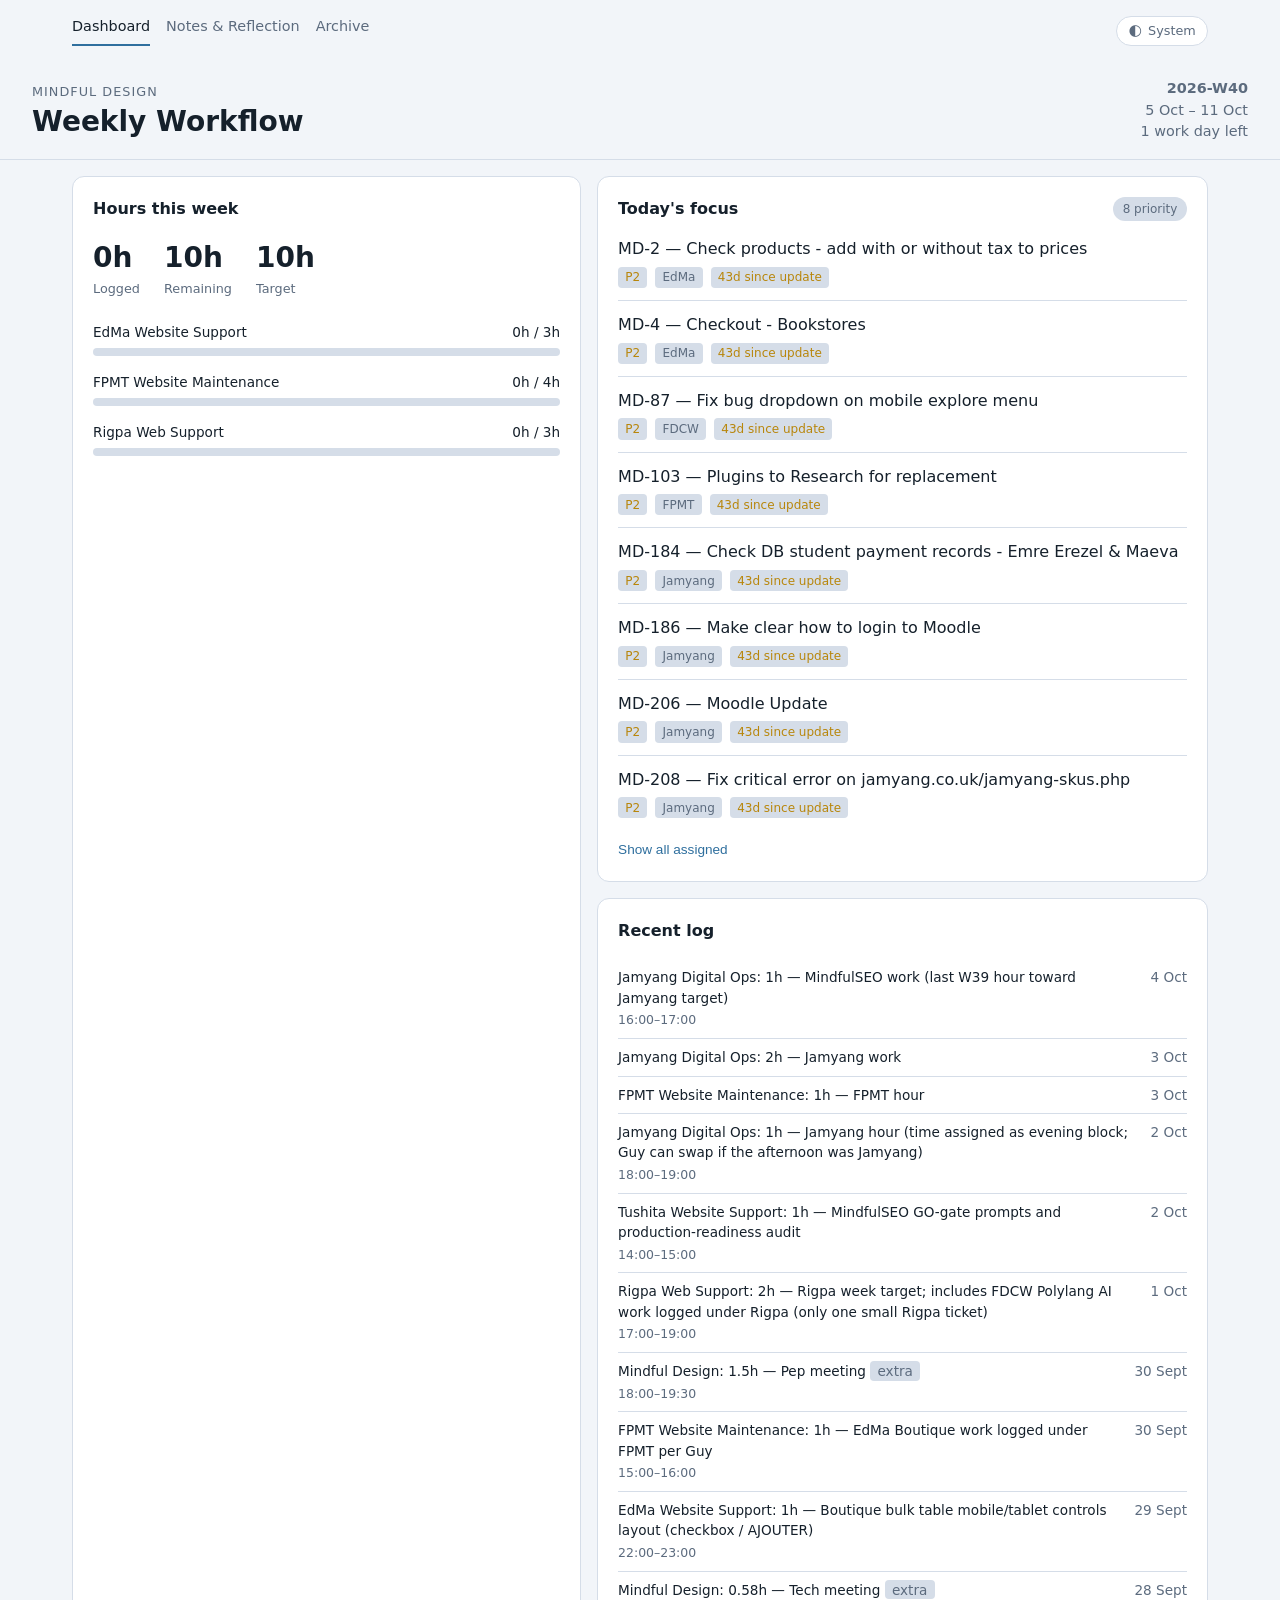
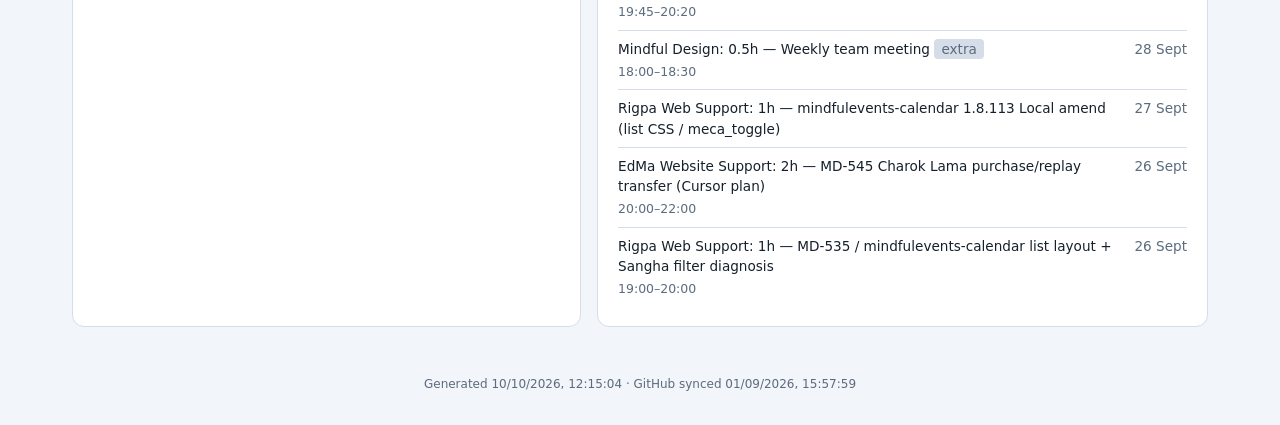
<file: site/index.html>
<!DOCTYPE html>
<html lang="en">
<head>
  <meta charset="UTF-8">
  <meta name="viewport" content="width=device-width, initial-scale=1.0">
  <title>Guy — Weekly Workflow</title>
  <script>
    (() => {
      const stored = localStorage.getItem("dashboard-theme");
      const pref = stored === "light" || stored === "dark" ? stored : "system";
      const resolved = pref === "system"
        ? (matchMedia("(prefers-color-scheme: dark)").matches ? "dark" : "light")
        : pref;
      document.documentElement.setAttribute("data-theme", resolved);
      document.documentElement.setAttribute("data-theme-pref", pref);
    })();
  </script>
  <link rel="stylesheet" href="style.css">
</head>
<body>
  <nav class="nav">
    <div class="nav-links">
      <a href="index.html" class="active">Dashboard</a>
      <a href="personal.html">Notes &amp; Reflection</a>
      <a href="archive.html">Archive</a>
    </div>
    <button type="button" class="theme-toggle" id="theme-toggle" aria-label="Toggle theme">System</button>
  </nav>

  <header class="header">
    <div>
      <p class="eyebrow">Mindful Design</p>
      <h1>Weekly Workflow</h1>
    </div>
    <div class="header-meta" id="week-meta">Loading…</div>
  </header>

  <main class="grid">
    <section class="card summary-card">
      <h2>Hours this week</h2>
      <div class="totals" id="totals"></div>
      <div class="projects" id="projects"></div>
    </section>

    <section class="card">
      <div class="card-head">
        <h2>Today&apos;s focus</h2>
        <span class="badge" id="priority-count"></span>
      </div>
      <ul class="ticket-list" id="priorities"></ul>
      <button type="button" class="link-btn" id="toggle-all" hidden>Show all assigned</button>
      <ul class="ticket-list all-list" id="all-assigned" hidden></ul>
    </section>

    <section class="card">
      <h2>Recent log</h2>
      <ul class="log-list" id="recent-log"></ul>
    </section>
  </main>

  <footer class="footer">
    <span id="sync-meta"></span>
  </footer>

  <script src="theme.js"></script>
  <script src="app.js"></script>
</body>
</html>
</file>
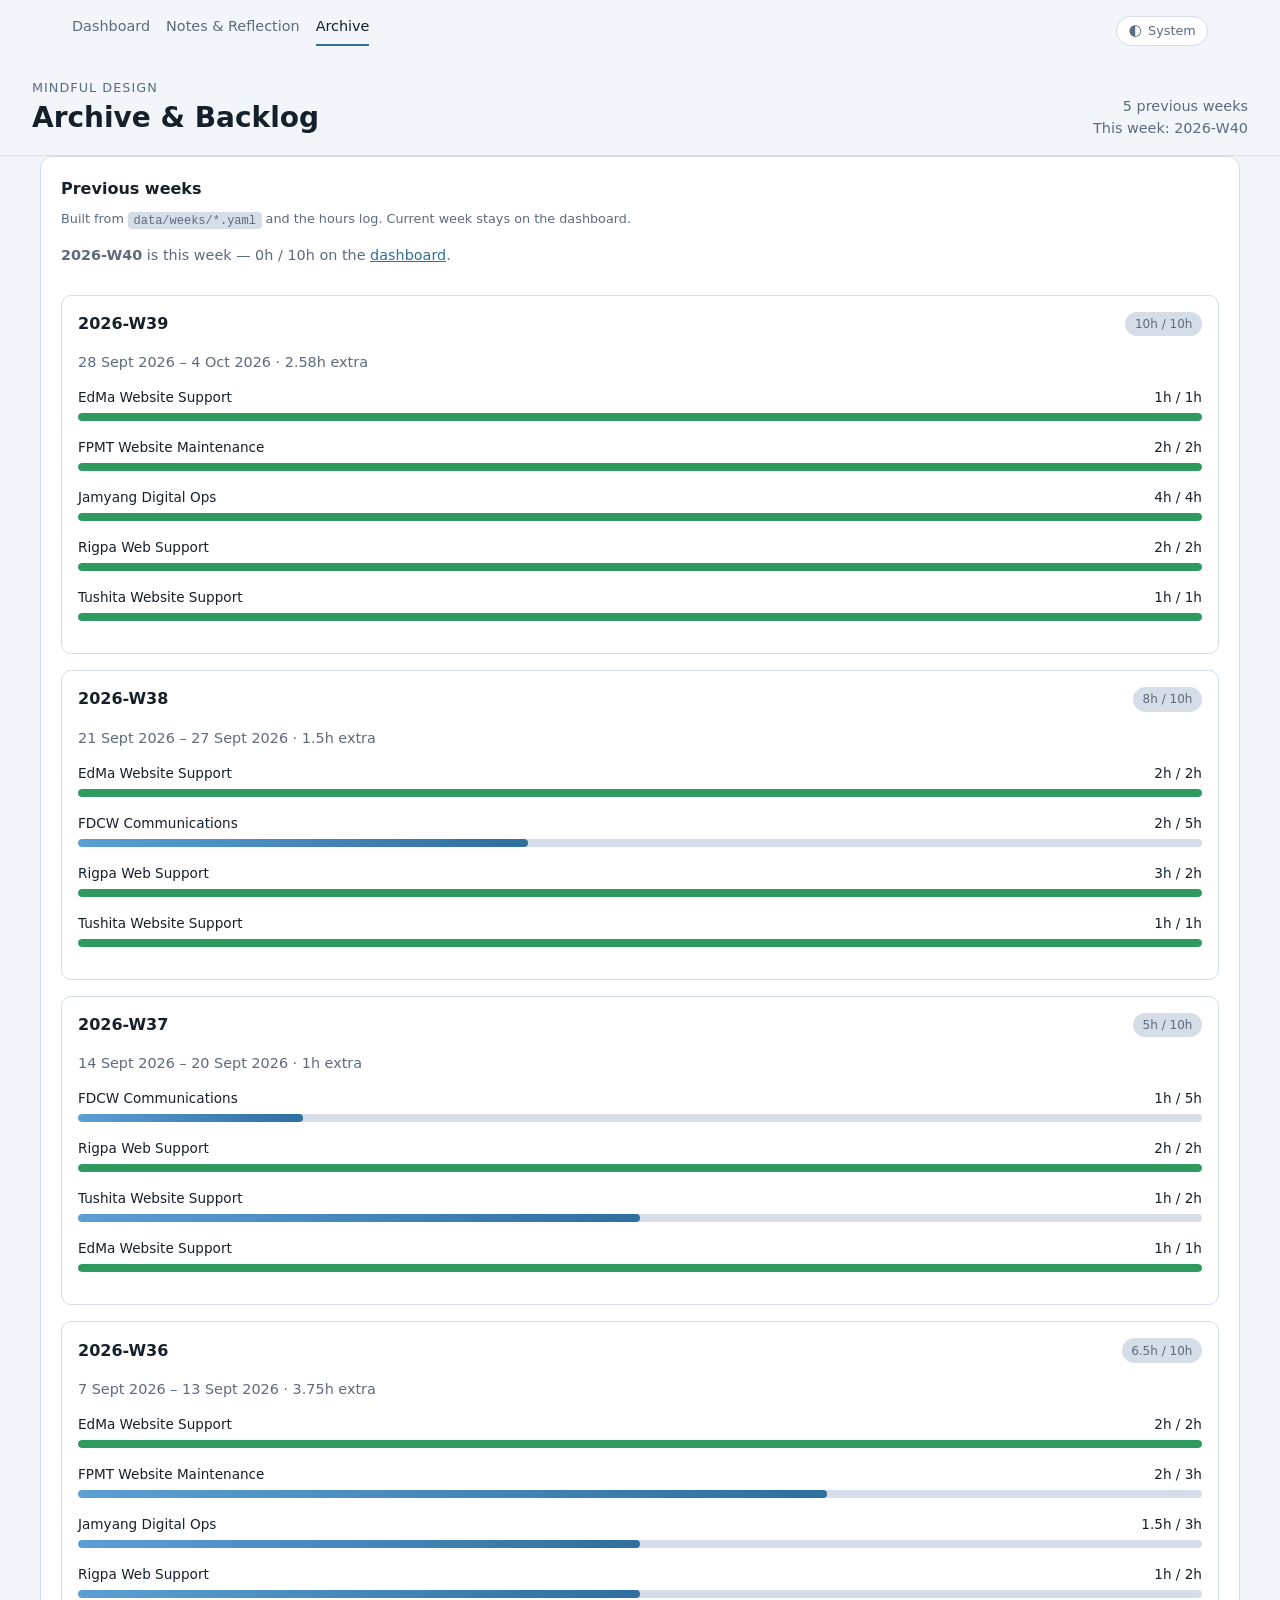
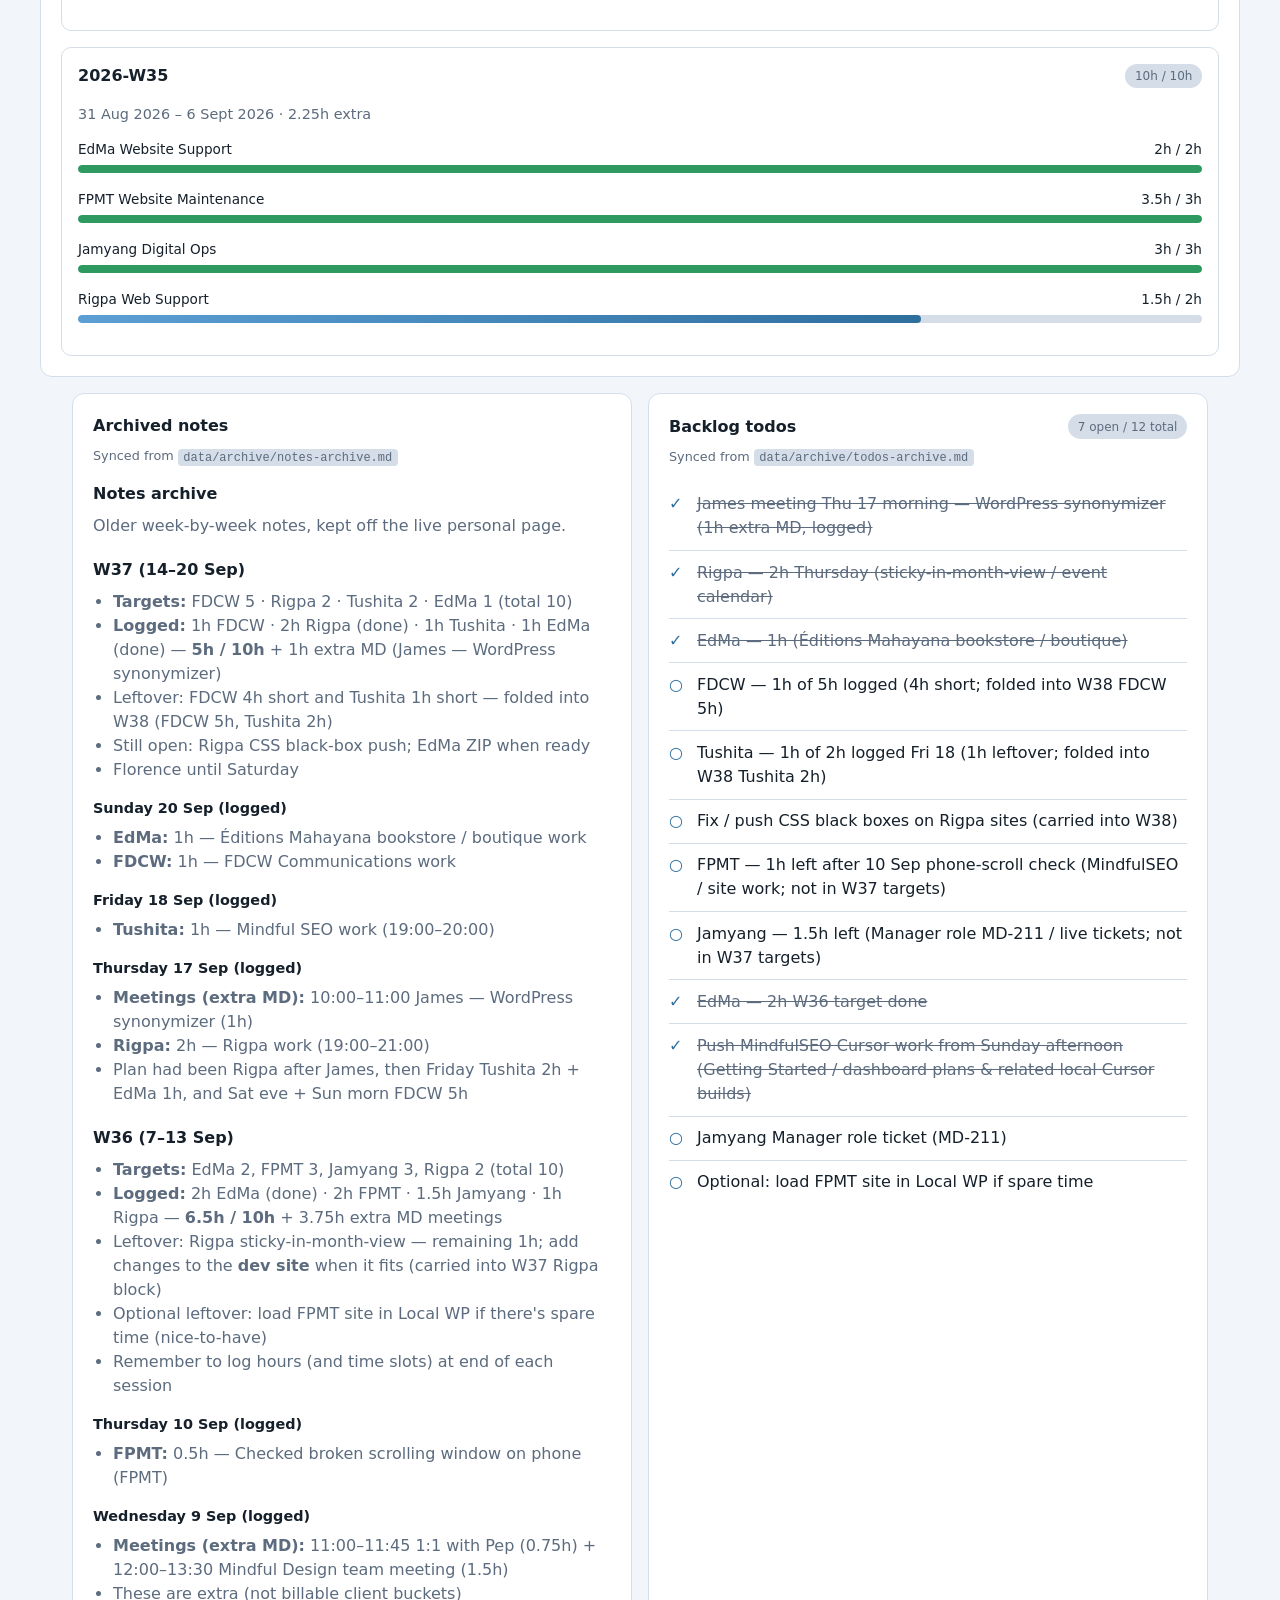
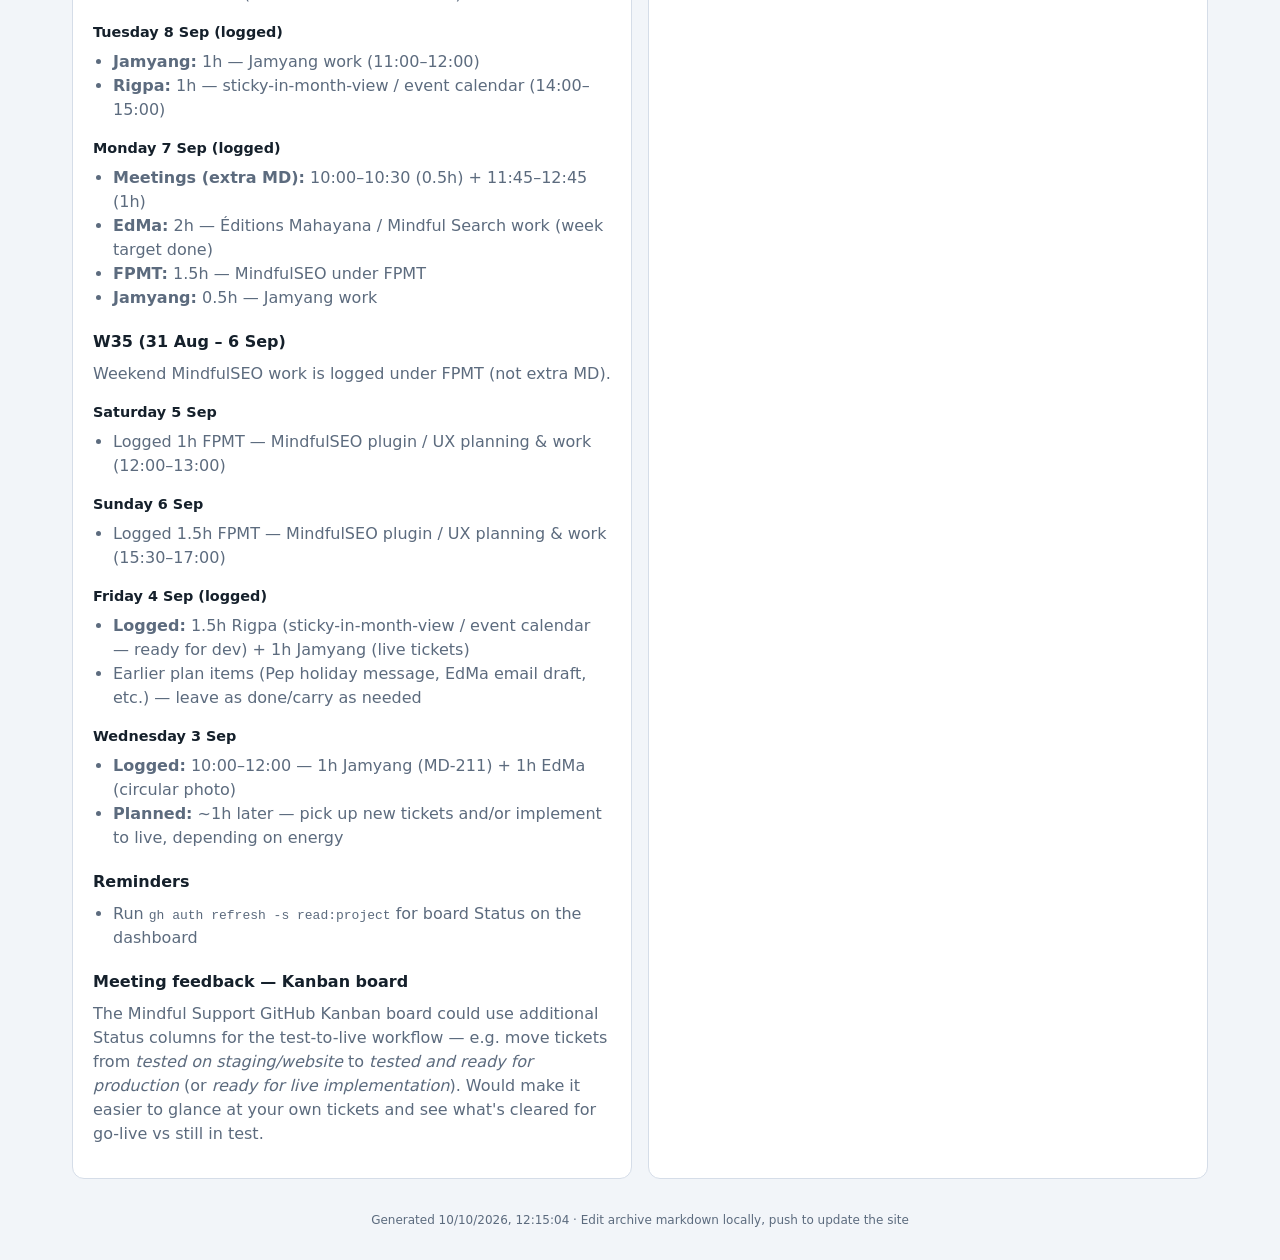
<file: site/archive.html>
<!DOCTYPE html>
<html lang="en">
<head>
  <meta charset="UTF-8">
  <meta name="viewport" content="width=device-width, initial-scale=1.0">
  <title>Guy — Archive &amp; Backlog</title>
  <script>
    (() => {
      const stored = localStorage.getItem("dashboard-theme");
      const pref = stored === "light" || stored === "dark" ? stored : "system";
      const resolved = pref === "system"
        ? (matchMedia("(prefers-color-scheme: dark)").matches ? "dark" : "light")
        : pref;
      document.documentElement.setAttribute("data-theme", resolved);
      document.documentElement.setAttribute("data-theme-pref", pref);
    })();
  </script>
  <link rel="stylesheet" href="style.css">
</head>
<body>
  <nav class="nav">
    <div class="nav-links">
      <a href="index.html">Dashboard</a>
      <a href="personal.html">Notes &amp; Reflection</a>
      <a href="archive.html" class="active">Archive</a>
    </div>
    <button type="button" class="theme-toggle" id="theme-toggle" aria-label="Toggle theme">System</button>
  </nav>

  <header class="header">
    <div>
      <p class="eyebrow">Mindful Design</p>
      <h1>Archive &amp; Backlog</h1>
    </div>
    <div class="header-meta" id="archive-meta">Loading…</div>
  </header>

  <main>
    <section class="card archive-intro">
      <h2>Previous weeks</h2>
      <p class="source-hint">Built from <code>data/weeks/*.yaml</code> and the hours log. Current week stays on the dashboard.</p>
      <div id="weeks" class="archive-weeks">Loading…</div>
    </section>

    <div class="grid personal-grid">
      <section class="card">
        <h2>Archived notes</h2>
        <p class="source-hint">Synced from <code>data/archive/notes-archive.md</code></p>
        <div class="markdown-body" id="archive-notes">Loading…</div>
      </section>

      <section class="card">
        <div class="card-head">
          <h2>Backlog todos</h2>
          <span class="badge" id="archive-todo-count"></span>
        </div>
        <p class="source-hint">Synced from <code>data/archive/todos-archive.md</code></p>
        <ul class="todo-list" id="archive-todos"></ul>
      </section>
    </div>
  </main>

  <footer class="footer">
    <span id="sync-meta"></span>
  </footer>

  <script src="theme.js"></script>
  <script src="archive.js"></script>
</body>
</html>
</file>
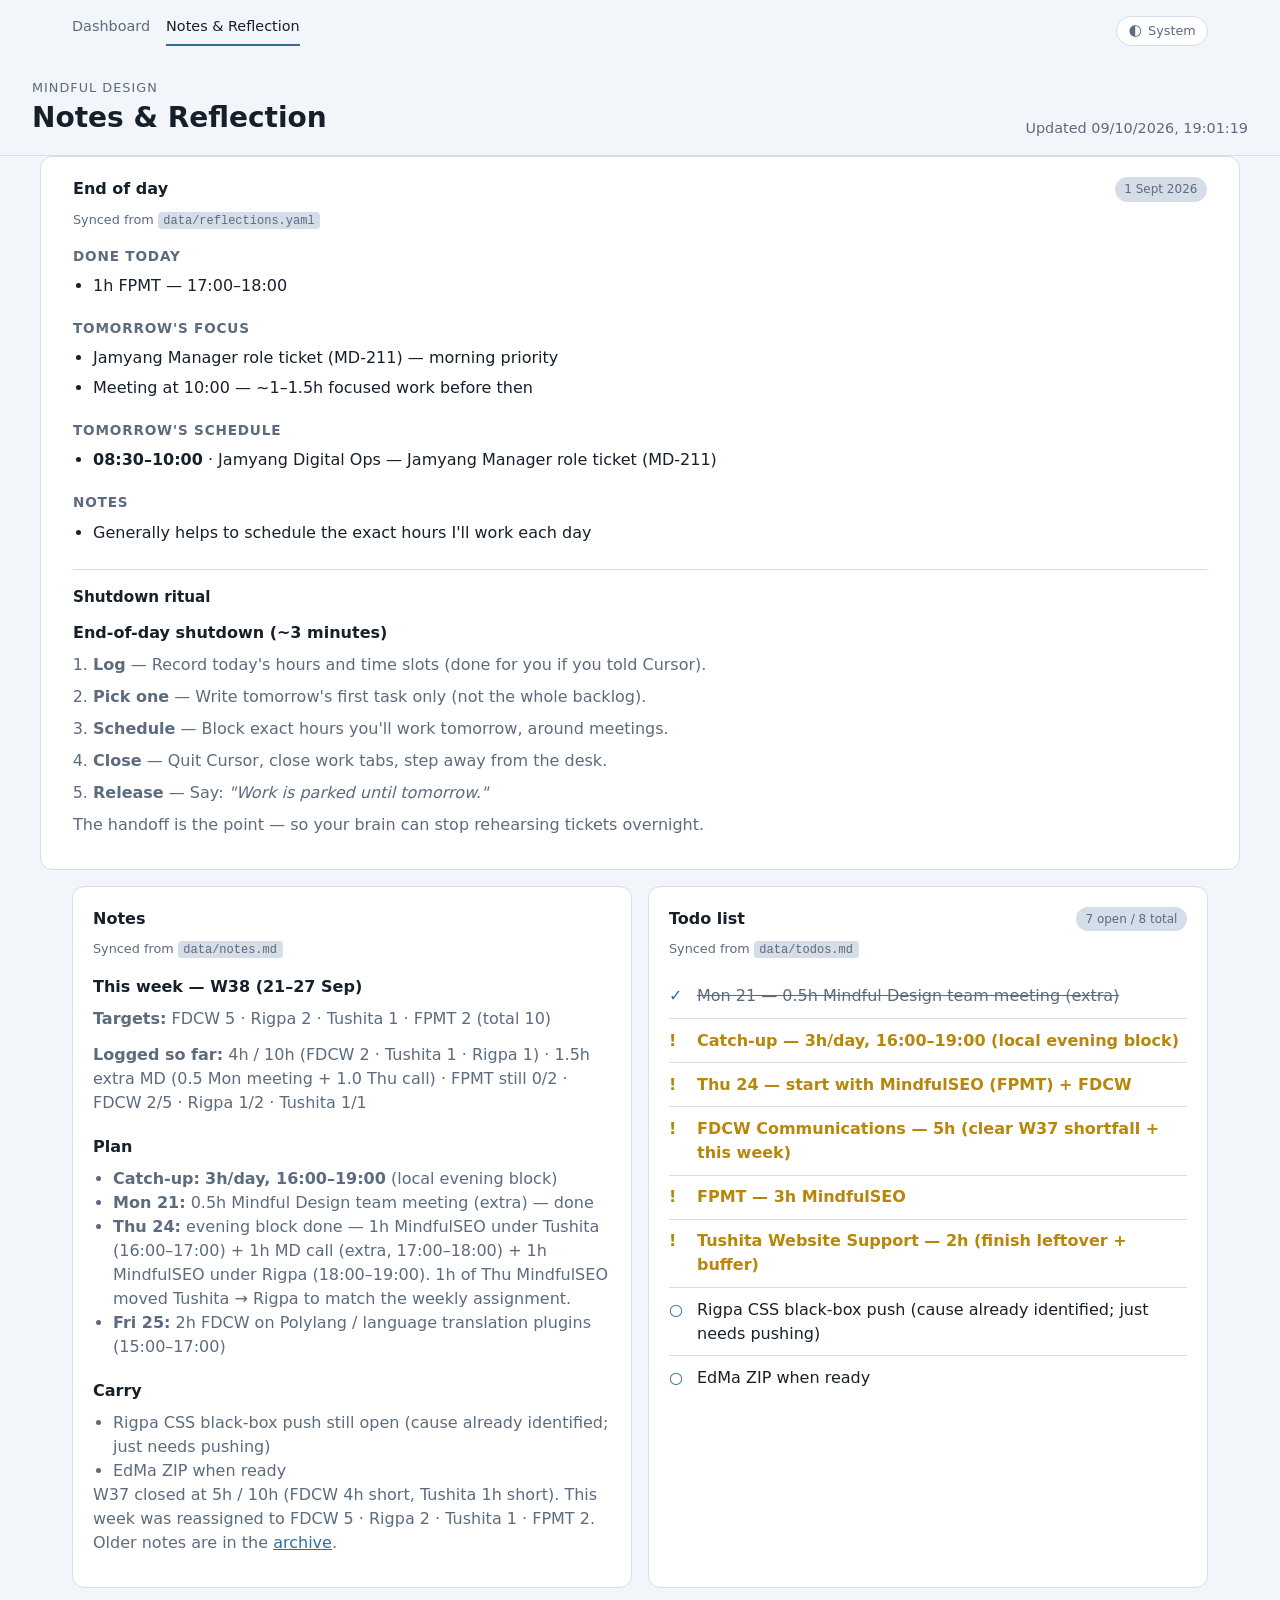
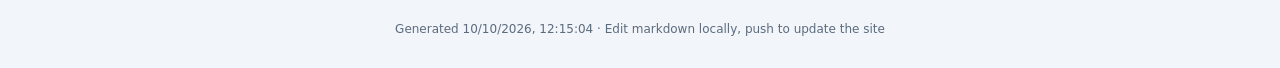
<file: site/personal.html>
<!DOCTYPE html>
<html lang="en">
<head>
  <meta charset="UTF-8">
  <meta name="viewport" content="width=device-width, initial-scale=1.0">
  <title>Guy — Notes &amp; Reflection</title>
  <script>
    (() => {
      const stored = localStorage.getItem("dashboard-theme");
      const pref = stored === "light" || stored === "dark" ? stored : "system";
      const resolved = pref === "system"
        ? (matchMedia("(prefers-color-scheme: dark)").matches ? "dark" : "light")
        : pref;
      document.documentElement.setAttribute("data-theme", resolved);
      document.documentElement.setAttribute("data-theme-pref", pref);
    })();
  </script>
  <link rel="stylesheet" href="style.css">
</head>
<body>
  <nav class="nav">
    <div class="nav-links">
      <a href="index.html">Dashboard</a>
      <a href="personal.html" class="active">Notes &amp; Reflection</a>
    </div>
    <button type="button" class="theme-toggle" id="theme-toggle" aria-label="Toggle theme">System</button>
  </nav>

  <header class="header">
    <div>
      <p class="eyebrow">Mindful Design</p>
      <h1>Notes &amp; Reflection</h1>
    </div>
    <div class="header-meta" id="personal-meta">Loading…</div>
  </header>

  <main>
    <section class="card reflection-card">
      <div class="card-head">
        <h2>End of day</h2>
        <span class="badge" id="reflection-date"></span>
      </div>
      <p class="source-hint">Synced from <code>data/reflections.yaml</code></p>
      <div id="reflection-latest" class="reflection-body">Loading…</div>

      <h3 class="subsection-title">Shutdown ritual</h3>
      <div id="shutdown-ritual" class="markdown-body ritual-body"></div>
    </section>

    <div class="grid personal-grid">
      <section class="card">
        <h2>Notes</h2>
        <p class="source-hint">Synced from <code>data/notes.md</code></p>
        <div class="markdown-body" id="notes">Loading…</div>
      </section>

      <section class="card">
        <div class="card-head">
          <h2>Todo list</h2>
          <span class="badge" id="todo-count"></span>
        </div>
        <p class="source-hint">Synced from <code>data/todos.md</code></p>
        <ul class="todo-list" id="todos"></ul>
      </section>
    </div>
  </main>

  <footer class="footer">
    <span id="sync-meta"></span>
  </footer>

  <script src="theme.js"></script>
  <script src="personal.js"></script>
</body>
</html>
</file>
<file: site/style.css>
:root {
  color-scheme: light;
  --bg: #f2f5f9;
  --surface: #ffffff;
  --border: #d5dde8;
  --text: #15202b;
  --muted: #5c6b7e;
  --accent: #2f6f9e;
  --accent-dim: #5b9fd4;
  --ok: #2f9a5f;
  --warn: #b8860b;
  --danger: #c24b4b;
  --p1: #c24b4b;
  --p2: #b8860b;
  font-family: "SF Pro Text", "Segoe UI", system-ui, sans-serif;
}

[data-theme="dark"] {
  color-scheme: dark;
  --bg: #0f1419;
  --surface: #1a222d;
  --border: #2a3544;
  --text: #e8edf4;
  --muted: #8b9bb0;
  --accent: #5b9fd4;
  --accent-dim: #3d6f99;
  --ok: #6bbf8a;
  --warn: #e8b84a;
  --danger: #e07070;
  --p1: #e07070;
  --p2: #e8b84a;
}

* { box-sizing: border-box; margin: 0; padding: 0; }

body {
  background: var(--bg);
  color: var(--text);
  min-height: 100vh;
  line-height: 1.5;
}

.nav {
  display: flex;
  align-items: center;
  justify-content: space-between;
  gap: 1rem;
  padding: 1rem 2rem 0;
  max-width: 1200px;
  margin: 0 auto;
}

.nav-links {
  display: flex;
  gap: 1rem;
}

.nav a {
  color: var(--muted);
  text-decoration: none;
  font-size: 0.9rem;
  padding-bottom: 0.35rem;
  border-bottom: 2px solid transparent;
}

.nav a:hover,
.nav a.active {
  color: var(--text);
  border-bottom-color: var(--accent);
}

.theme-toggle {
  appearance: none;
  border: 1px solid var(--border);
  background: var(--surface);
  color: var(--muted);
  font: inherit;
  font-size: 0.8rem;
  line-height: 1;
  padding: 0.4rem 0.7rem;
  border-radius: 999px;
  cursor: pointer;
  display: inline-flex;
  align-items: center;
  gap: 0.4rem;
  white-space: nowrap;
}

.theme-toggle:hover {
  color: var(--text);
  border-color: var(--accent);
}

.theme-toggle:focus-visible {
  outline: 2px solid var(--accent);
  outline-offset: 2px;
}

.theme-toggle-icon {
  font-size: 0.95rem;
}

.header {
  display: flex;
  justify-content: space-between;
  align-items: flex-end;
  padding: 2rem 2rem 1rem;
  border-bottom: 1px solid var(--border);
}

.eyebrow {
  color: var(--muted);
  font-size: 0.8rem;
  text-transform: uppercase;
  letter-spacing: 0.08em;
}

h1 { font-size: 1.75rem; font-weight: 600; }
h2 { font-size: 1rem; font-weight: 600; margin-bottom: 1rem; }

.header-meta {
  text-align: right;
  color: var(--muted);
  font-size: 0.9rem;
}

.grid {
  display: grid;
  grid-template-columns: 1fr 1.2fr;
  gap: 1rem;
  padding: 1rem 2rem 2rem;
  max-width: 1200px;
  margin: 0 auto;
}

.summary-card { grid-row: span 2; }

.card {
  background: var(--surface);
  border: 1px solid var(--border);
  border-radius: 12px;
  padding: 1.25rem;
}

.card-head {
  display: flex;
  justify-content: space-between;
  align-items: center;
  margin-bottom: 1rem;
}

.card-head h2 { margin-bottom: 0; }

.badge {
  background: var(--border);
  color: var(--muted);
  font-size: 0.75rem;
  padding: 0.2rem 0.6rem;
  border-radius: 999px;
}

.totals {
  display: flex;
  gap: 1.5rem;
  margin-bottom: 1.5rem;
  flex-wrap: wrap;
}

.stat-value { font-size: 1.75rem; font-weight: 700; }
.stat-label { color: var(--muted); font-size: 0.8rem; }

.project-row { margin-bottom: 1rem; }

.project-head {
  display: flex;
  justify-content: space-between;
  font-size: 0.85rem;
  margin-bottom: 0.35rem;
}

.bar-track {
  height: 8px;
  background: var(--border);
  border-radius: 999px;
  overflow: hidden;
}

.bar-fill {
  height: 100%;
  background: linear-gradient(90deg, var(--accent-dim), var(--accent));
  border-radius: 999px;
  transition: width 0.3s ease;
}

.bar-fill.over { background: var(--ok); }

.ticket-list { list-style: none; }

.ticket-list li {
  border-top: 1px solid var(--border);
  padding: 0.75rem 0;
}

.ticket-list li:first-child { border-top: none; padding-top: 0; }

.ticket-link {
  color: var(--text);
  text-decoration: none;
  font-weight: 500;
}

.ticket-link:hover { color: var(--accent); }

.ticket-meta {
  display: flex;
  gap: 0.5rem;
  flex-wrap: wrap;
  margin-top: 0.35rem;
  font-size: 0.75rem;
}

.tag {
  background: var(--border);
  color: var(--muted);
  padding: 0.1rem 0.45rem;
  border-radius: 4px;
}

.tag.p1 { color: var(--p1); }
.tag.p2 { color: var(--p2); }
.tag.stale { color: var(--warn); }

.log-list { list-style: none; }

.log-list li {
  display: flex;
  justify-content: space-between;
  gap: 1rem;
  padding: 0.5rem 0;
  border-top: 1px solid var(--border);
  font-size: 0.85rem;
  align-items: flex-start;
}

.log-times {
  color: var(--muted);
  font-size: 0.78rem;
  margin-top: 0.2rem;
}

.log-list li:first-child { border-top: none; }

.log-date { color: var(--muted); white-space: nowrap; }

.link-btn {
  background: none;
  border: none;
  color: var(--accent);
  cursor: pointer;
  font-size: 0.85rem;
  margin-top: 0.75rem;
  padding: 0;
}

.link-btn:hover { text-decoration: underline; }

.footer {
  text-align: center;
  color: var(--muted);
  font-size: 0.75rem;
  padding: 1rem 2rem 2rem;
}

.personal-grid {
  grid-template-columns: 1fr 1fr;
  max-width: 1200px;
  margin: 0 auto;
  padding: 0 2rem 1rem;
  gap: 1rem;
}

.reflection-card {
  max-width: 1200px;
  margin: 0 auto 1rem;
  padding: 1.25rem 2rem;
}

.reflection-body {
  margin-bottom: 1.5rem;
}

.reflection-block {
  margin-bottom: 1.25rem;
}

.reflection-block h4 {
  font-size: 0.85rem;
  color: var(--muted);
  text-transform: uppercase;
  letter-spacing: 0.06em;
  margin-bottom: 0.5rem;
}

.reflection-list {
  margin-left: 1.25rem;
  color: var(--text);
}

.reflection-list li {
  margin-bottom: 0.35rem;
}

.subsection-title {
  font-size: 0.95rem;
  margin: 1.5rem 0 0.75rem;
  padding-top: 1rem;
  border-top: 1px solid var(--border);
}

.ritual-body ol {
  margin-left: 1.25rem;
  color: var(--muted);
}

.ritual-body li {
  margin-bottom: 0.5rem;
}

.muted {
  color: var(--muted);
  font-size: 0.9rem;
}

.source-hint {
  color: var(--muted);
  font-size: 0.8rem;
  margin: -0.5rem 0 1rem;
}

.source-hint code {
  background: var(--border);
  padding: 0.1rem 0.35rem;
  border-radius: 4px;
  font-size: 0.75rem;
}

.markdown-body h1,
.markdown-body h2 {
  font-size: 1rem;
  margin: 1.25rem 0 0.5rem;
}

.markdown-body h1:first-child,
.markdown-body h2:first-child {
  margin-top: 0;
}

.markdown-body h3 {
  font-size: 0.9rem;
  margin: 1rem 0 0.4rem;
}

.markdown-body ul {
  margin-left: 1.25rem;
  color: var(--muted);
}

.markdown-body p {
  color: var(--muted);
  margin-bottom: 0.75rem;
}

.markdown-body a,
.source-hint a {
  color: var(--accent);
}

.archive-intro {
  max-width: 1200px;
  margin: 0 auto 1rem;
}

.archive-weeks {
  display: grid;
  gap: 1rem;
}

.archive-week {
  border: 1px solid var(--border);
  border-radius: 10px;
  padding: 1rem;
}

.archive-week h3 {
  font-size: 1rem;
  margin: 0;
}

.archive-week .muted {
  margin-bottom: 0.85rem;
}

.archive-current-note {
  margin-bottom: 0.75rem;
}

.archive-current-note a {
  color: var(--accent);
}

.todo-list {
  list-style: none;
}

.todo-list li {
  display: flex;
  gap: 0.75rem;
  align-items: flex-start;
  padding: 0.6rem 0;
  border-top: 1px solid var(--border);
}

.todo-list li:first-child {
  border-top: none;
}

.todo-list li.done .todo-text {
  color: var(--muted);
  text-decoration: line-through;
}

.todo-check {
  color: var(--accent);
  flex-shrink: 0;
  width: 1rem;
}

.todo-list li.priority .todo-check {
  color: var(--warn);
  font-weight: 700;
}

.todo-list li.priority .todo-text {
  color: var(--warn);
}

.todo-list li.priority .todo-text strong {
  font-weight: 600;
}

@media (max-width: 768px) {
  .grid { grid-template-columns: 1fr; }
  .personal-grid { grid-template-columns: 1fr; }
  .summary-card { grid-row: auto; }
  .header { flex-direction: column; align-items: flex-start; gap: 0.5rem; }
}
</file>
